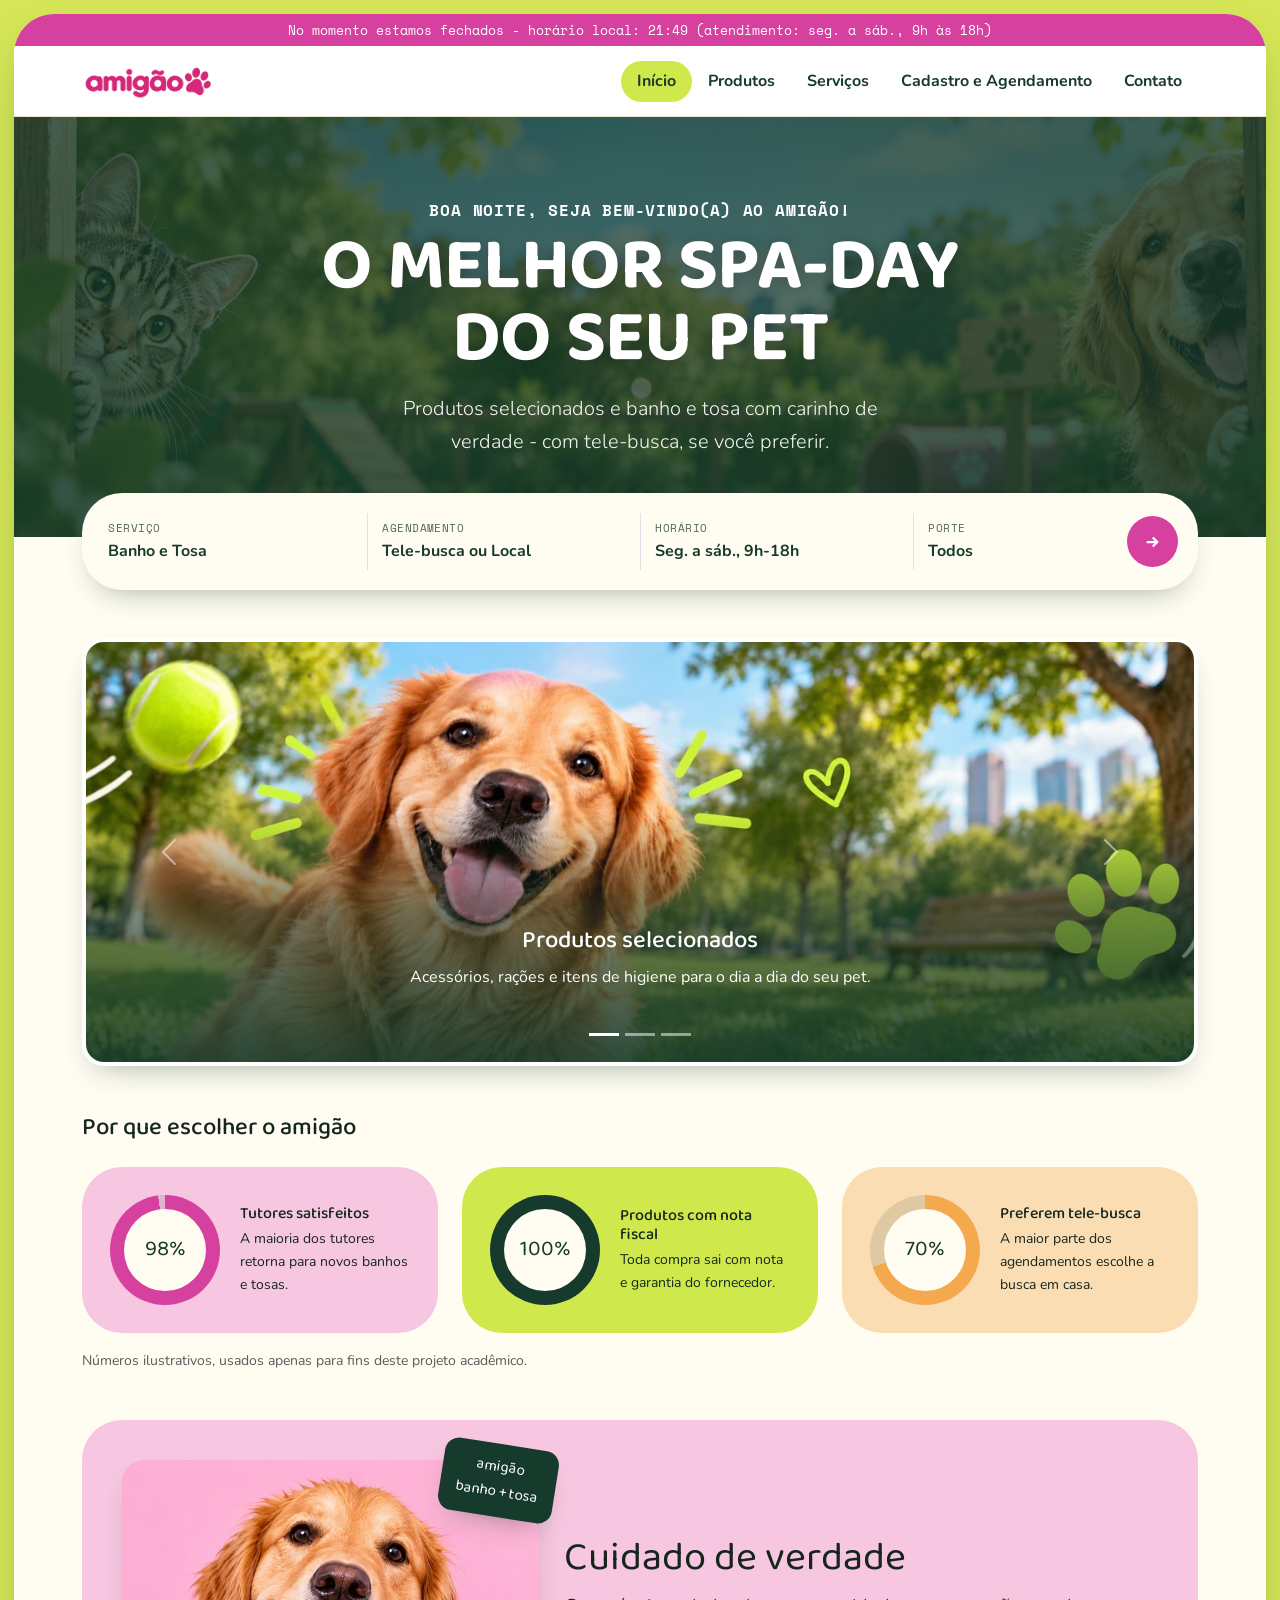
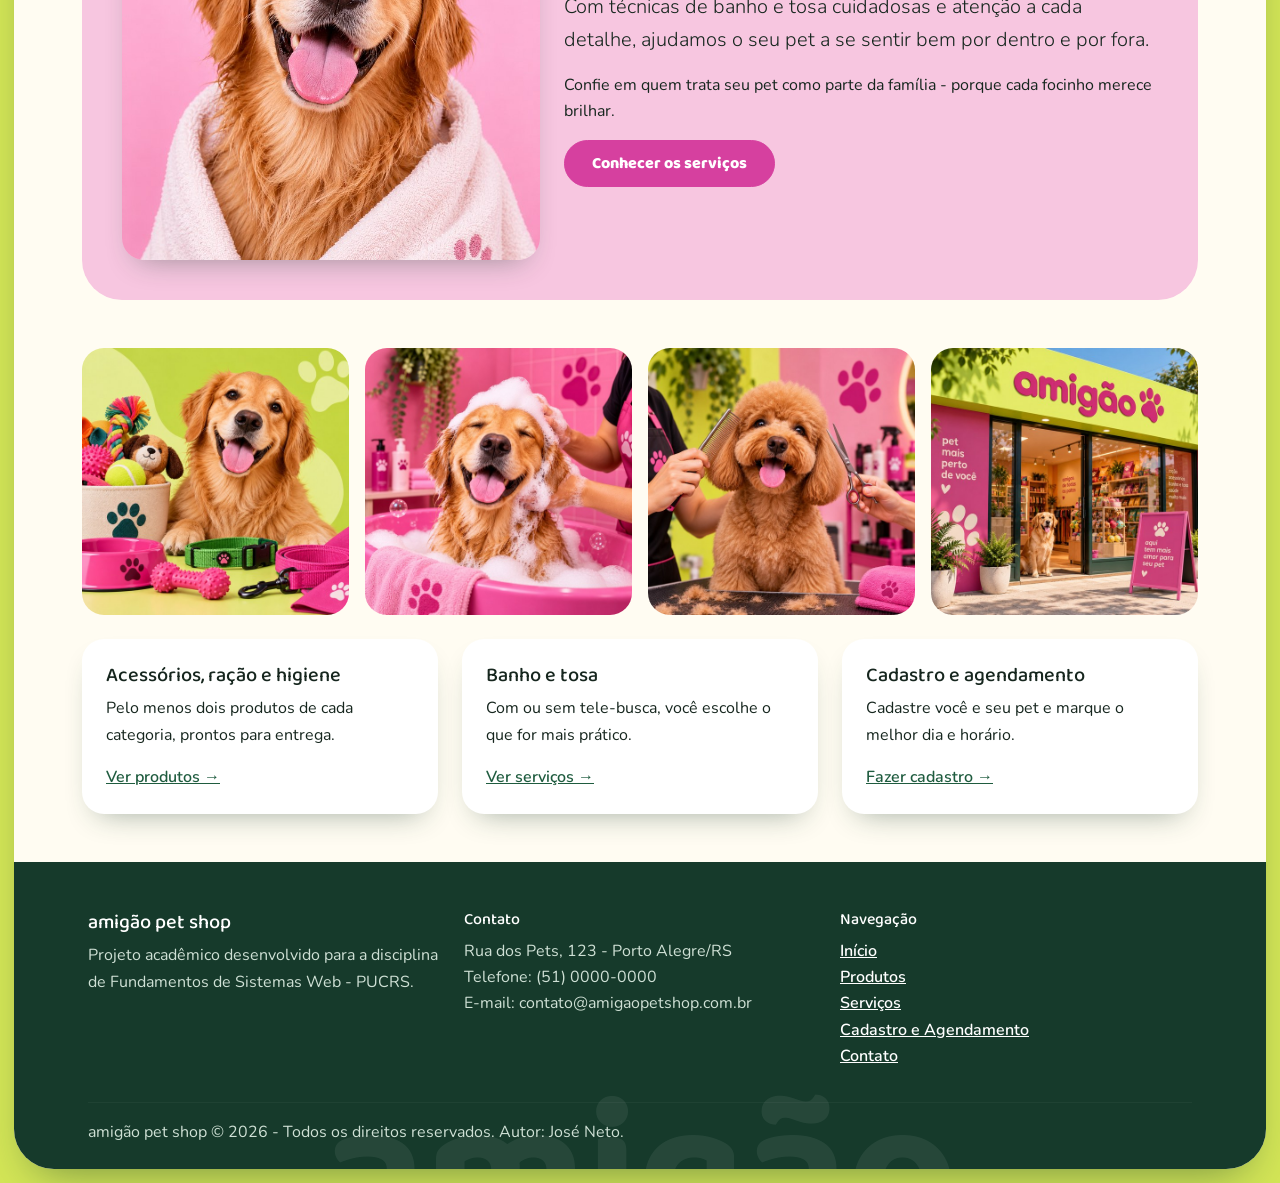
<file: index.html>
<!DOCTYPE html>
<html lang="pt-BR">
<head>
    <meta charset="UTF-8">
    <meta name="viewport" content="width=device-width, initial-scale=1">
    <title>amigão pet shop - Início</title>
    <meta name="description" content="amigão pet shop - produtos e serviços de banho e tosa, com agendamento de tele-busca.">

    <link rel="preconnect" href="https://fonts.googleapis.com">
    <link href="https://fonts.googleapis.com/css2?family=Baloo+2:wght@500;600;700;800&family=Nunito:wght@400;600;700;800&family=Space+Mono:wght@400;700&display=swap" rel="stylesheet">
    <link href="https://cdn.jsdelivr.net/npm/bootstrap@5.3.3/dist/css/bootstrap.min.css" rel="stylesheet">
    <link href="css/estilo.css" rel="stylesheet">
</head>
<body>

<a class="skip-link" href="#conteudo-principal">Pular para o conteúdo principal</a>

<!-- Moldura: todo o site vive dentro deste cartão creme, sobre o fundo
     verde-limão da página - é o elemento de assinatura visual do projeto. -->
<div class="moldura">

    <div id="faixa-status" class="faixa-status" role="status" aria-live="polite">
        Carregando horário de funcionamento...
    </div>

    <header>
        <nav class="navbar navbar-expand-md navbar-petshop" aria-label="Menu principal">
            <div class="container">
                <a class="navbar-brand" href="index.html">
                    <img src="assets/img/amigao-logo.png" alt="amigão pet shop" height="44">
                </a>
                <button class="navbar-toggler" type="button" data-bs-toggle="collapse" data-bs-target="#menuPrincipal" aria-controls="menuPrincipal" aria-expanded="false" aria-label="Abrir menu de navegação">
                    <span class="navbar-toggler-icon"></span>
                </button>
                <div class="collapse navbar-collapse" id="menuPrincipal">
                    <ul class="navbar-nav ms-auto">
                        <li class="nav-item"><a class="nav-link" href="index.html">Início</a></li>
                        <li class="nav-item"><a class="nav-link" href="produtos.html">Produtos</a></li>
                        <li class="nav-item"><a class="nav-link" href="servicos.html">Serviços</a></li>
                        <li class="nav-item"><a class="nav-link" href="cadastro.html">Cadastro e Agendamento</a></li>
                        <li class="nav-item"><a class="nav-link" href="contato.html">Contato</a></li>
                    </ul>
                </div>
            </div>
        </nav>

        <div class="hero">
            <div class="container position-relative">
                <div class="row justify-content-center">
                    <div class="col-lg-8 text-center">
                        <p class="saudacao fw-bold mb-2" id="saudacao-dinamica" style="font-family: var(--fonte-dado); text-transform: uppercase; letter-spacing: .05em;">Carregando...</p>
                        <h1 class="mb-3">O melhor spa-day<br>do seu pet</h1>
                        <p class="lead mx-auto">Produtos selecionados e banho e tosa com carinho de verdade - com tele-busca, se você preferir.</p>
                    </div>
                </div>
            </div>
        </div>

        <!-- Faixa de "agendamento rápido": resume os passos do formulário de
             cadastro.html e já leva a pessoa direto para lá. -->
        <div class="container">
            <div class="faixa-agendamento">
                <div class="row align-items-center g-3">
                    <div class="col-6 col-md-3 campo-resumo">
                        <span class="rotulo">Serviço</span>
                        <span class="valor">Banho e Tosa</span>
                    </div>
                    <div class="col-6 col-md-3 campo-resumo border-start">
                        <span class="rotulo">Agendamento</span>
                        <span class="valor">Tele-busca ou Local</span>
                    </div>
                    <div class="col-6 col-md-3 campo-resumo border-start">
                        <span class="rotulo">Horário</span>
                        <span class="valor">Seg. a sáb., 9h-18h</span>
                    </div>
                    <div class="col-6 col-md-2 campo-resumo border-start">
                        <span class="rotulo">Porte</span>
                        <span class="valor">Todos</span>
                    </div>
                    <div class="col-12 col-md-1 text-md-end">
                        <a href="cadastro.html" class="btn-agendamento-rapido" aria-label="Ir para o cadastro e agendamento">
                            <svg xmlns="http://www.w3.org/2000/svg" width="18" height="18" viewBox="0 0 24 24" fill="none" stroke="currentColor" stroke-width="3" aria-hidden="true"><path d="M5 12h14M13 6l6 6-6 6"/></svg>
                        </a>
                    </div>
                </div>
            </div>
        </div>
    </header>

    <main id="conteudo-principal">
        <div class="container mt-5">

            <!-- Carrossel Bootstrap: destaca os 3 pilares da loja -->
            <div id="carrossel-petshop" class="carousel slide mb-5" data-bs-ride="carousel" data-bs-interval="6000" aria-label="Destaques do amigão pet shop">
                <div class="carousel-indicators">
                    <button type="button" data-bs-target="#carrossel-petshop" data-bs-slide-to="0" class="active" aria-current="true" aria-label="Slide 1: Produtos de qualidade"></button>
                    <button type="button" data-bs-target="#carrossel-petshop" data-bs-slide-to="1" aria-label="Slide 2: Banho e tosa com carinho"></button>
                    <button type="button" data-bs-target="#carrossel-petshop" data-bs-slide-to="2" aria-label="Slide 3: Tele-busca no seu endereço"></button>
                </div>
                <div class="carousel-inner">
                    <div class="carousel-item active">
                        <img src="assets/img/carousel-produtos.jpg" class="d-block w-100" alt="Ilustração representando produtos de qualidade para pets, como ração, acessórios e itens de higiene">
                        <div class="carousel-caption">
                            <h2 class="h4">Produtos selecionados</h2>
                            <p>Acessórios, rações e itens de higiene para o dia a dia do seu pet.</p>
                        </div>
                    </div>
                    <div class="carousel-item">
                        <img src="assets/img/carousel-banho.jpg" class="d-block w-100" alt="Ilustração representando o serviço de banho e tosa realizado com cuidado">
                        <div class="carousel-caption">
                            <h2 class="h4">Banho e tosa com carinho</h2>
                            <p>Equipe treinada para cuidar do seu pet com tranquilidade.</p>
                        </div>
                    </div>
                    <div class="carousel-item">
                        <img src="assets/img/carousel-telebusca.jpg" class="d-block w-100" alt="Ilustração representando o serviço de tele-busca, com o pet sendo buscado em casa">
                        <div class="carousel-caption">
                            <h2 class="h4">Tele-busca no seu endereço</h2>
                            <p>Agende e nós buscamos e entregamos seu pet, sem complicação.</p>
                        </div>
                    </div>
                </div>
                <button class="carousel-control-prev" type="button" data-bs-target="#carrossel-petshop" data-bs-slide="prev">
                    <span class="carousel-control-prev-icon" aria-hidden="true"></span>
                    <span class="visually-hidden">Slide anterior</span>
                </button>
                <button class="carousel-control-next" type="button" data-bs-target="#carrossel-petshop" data-bs-slide="next">
                    <span class="carousel-control-next-icon" aria-hidden="true"></span>
                    <span class="visually-hidden">Próximo slide</span>
                </button>
            </div>

            <!-- Cartões com anéis de porcentagem (CSS puro, via conic-gradient) -->
            <section class="my-5" aria-labelledby="titulo-numeros">
                <h2 id="titulo-numeros" class="h4 mb-4">Por que escolher o amigão</h2>
                <div class="row g-4">
                    <div class="col-md-4">
                        <div class="cartao-estatistica tom-rosa" tabindex="0">
                            <div class="anel-percentual" style="--valor: 98; --cor-anel: var(--cor-rosa-forte);">
                                <div class="miolo">98%</div>
                            </div>
                            <div class="conteudo-estatistica">
                                <h3 class="h6 mb-1">Tutores satisfeitos</h3>
                                <p class="small mb-0">A maioria dos tutores retorna para novos banhos e tosas.</p>
                            </div>
                        </div>
                    </div>
                    <div class="col-md-4">
                        <div class="cartao-estatistica tom-limao" tabindex="0">
                            <div class="anel-percentual" style="--valor: 100; --cor-anel: var(--cor-primaria);">
                                <div class="miolo">100%</div>
                            </div>
                            <div class="conteudo-estatistica">
                                <h3 class="h6 mb-1">Produtos com nota fiscal</h3>
                                <p class="small mb-0">Toda compra sai com nota e garantia do fornecedor.</p>
                            </div>
                        </div>
                    </div>
                    <div class="col-md-4">
                        <div class="cartao-estatistica tom-laranja" tabindex="0">
                            <div class="anel-percentual" style="--valor: 70; --cor-anel: var(--cor-laranja);">
                                <div class="miolo">70%</div>
                            </div>
                            <div class="conteudo-estatistica">
                                <h3 class="h6 mb-1">Preferem tele-busca</h3>
                                <p class="small mb-0">A maior parte dos agendamentos escolhe a busca em casa.</p>
                            </div>
                        </div>
                    </div>
                </div>
                <p class="text-muted small mt-3 mb-0">Números ilustrativos, usados apenas para fins deste projeto acadêmico.</p>
            </section>

            <!-- Seção de destaque institucional, com foto e etiqueta "sticker" -->
            <section class="secao-destaque my-5">
                <div class="row align-items-center g-4">
                    <div class="col-md-5">
                        <div class="foto-com-etiqueta">
                            <img src="assets/img/destaque-pet-banho.jpg" alt="Ilustração de um pet feliz e limpo, logo após o banho e a tosa">
                            <span class="etiqueta-girada">amigão<br>banho + tosa</span>
                        </div>
                    </div>
                    <div class="col-md-7">
                        <h2 class="display-6">Cuidado de verdade</h2>
                        <p class="lead">Com técnicas de banho e tosa cuidadosas e atenção a cada detalhe, ajudamos o seu pet a se sentir bem por dentro e por fora.</p>
                        <p>Confie em quem trata seu pet como parte da família - porque cada focinho merece brilhar.</p>
                        <a href="servicos.html" class="btn btn-petshop">Conhecer os serviços</a>
                    </div>
                </div>
            </section>

            <!-- Tira de fotos (mosaico) -->
            <section class="row g-3 mb-4" aria-label="Galeria de fotos do amigão pet shop">
                <div class="col-6 col-md-3">
                    <img src="assets/img/mosaico-acessorios.jpg" class="tira-fotos" alt="Prateleira de acessórios do petshop">
                </div>
                <div class="col-6 col-md-3">
                    <img src="assets/img/mosaico-banho.jpg" class="tira-fotos" alt="Área de banho do petshop">
                </div>
                <div class="col-6 col-md-3">
                    <img src="assets/img/mosaico-tosa.jpg" class="tira-fotos" alt="Área de tosa do petshop">
                </div>
                <div class="col-6 col-md-3">
                    <img src="assets/img/mosaico-loja.jpg" class="tira-fotos" alt="Fachada do amigão pet shop">
                </div>
            </section>

            <section class="row g-4 mb-5" aria-label="Resumo do que oferecemos">
                <div class="col-md-4">
                    <div class="card-petshop p-4">
                        <h2 class="h5">Acessórios, ração e higiene</h2>
                        <p>Pelo menos dois produtos de cada categoria, prontos para entrega.</p>
                        <a href="produtos.html">Ver produtos &rarr;</a>
                    </div>
                </div>
                <div class="col-md-4">
                    <div class="card-petshop p-4">
                        <h2 class="h5">Banho e tosa</h2>
                        <p>Com ou sem tele-busca, você escolhe o que for mais prático.</p>
                        <a href="servicos.html">Ver serviços &rarr;</a>
                    </div>
                </div>
                <div class="col-md-4">
                    <div class="card-petshop p-4">
                        <h2 class="h5">Cadastro e agendamento</h2>
                        <p>Cadastre você e seu pet e marque o melhor dia e horário.</p>
                        <a href="cadastro.html">Fazer cadastro &rarr;</a>
                    </div>
                </div>
            </section>
        </div>
    </main>

    <footer class="rodape-petshop">
        <span class="marca-dagua" aria-hidden="true">amigão</span>
        <div class="container-fluid px-4 px-lg-5 rodape-conteudo">
            <div class="row g-4">
                <div class="col-md-4">
                    <h2 class="h5 text-white">amigão pet shop</h2>
                    <p>Projeto acadêmico desenvolvido para a disciplina de Fundamentos de Sistemas Web - PUCRS.</p>
                </div>
                <div class="col-md-4">
                    <h2 class="h6 text-white">Contato</h2>
                    <p>
                        Rua dos Pets, 123 - Porto Alegre/RS<br>
                        Telefone: (51) 0000-0000<br>
                        E-mail: contato@amigaopetshop.com.br
                    </p>
                </div>
                <div class="col-md-4">
                    <h2 class="h6 text-white">Navegação</h2>
                    <nav aria-label="Links do rodapé">
                        <ul class="list-unstyled">
                            <li><a href="index.html">Início</a></li>
                            <li><a href="produtos.html">Produtos</a></li>
                            <li><a href="servicos.html">Serviços</a></li>
                            <li><a href="cadastro.html">Cadastro e Agendamento</a></li>
                            <li><a href="contato.html">Contato</a></li>
                        </ul>
                    </nav>
                </div>
            </div>
            <hr>
            <p class="mb-0">amigão pet shop &copy; <span id="ano-atual">2026</span> - Todos os direitos reservados. Autor: José Neto.</p>
        </div>
    </footer>

</div><!-- /.moldura -->

<button id="botao-topo" aria-label="Voltar ao topo da página">&uarr;</button>

<script src="https://cdn.jsdelivr.net/npm/bootstrap@5.3.3/dist/js/bootstrap.bundle.min.js"></script>
<script src="js/script.js"></script>
</body>
</html>
</file>
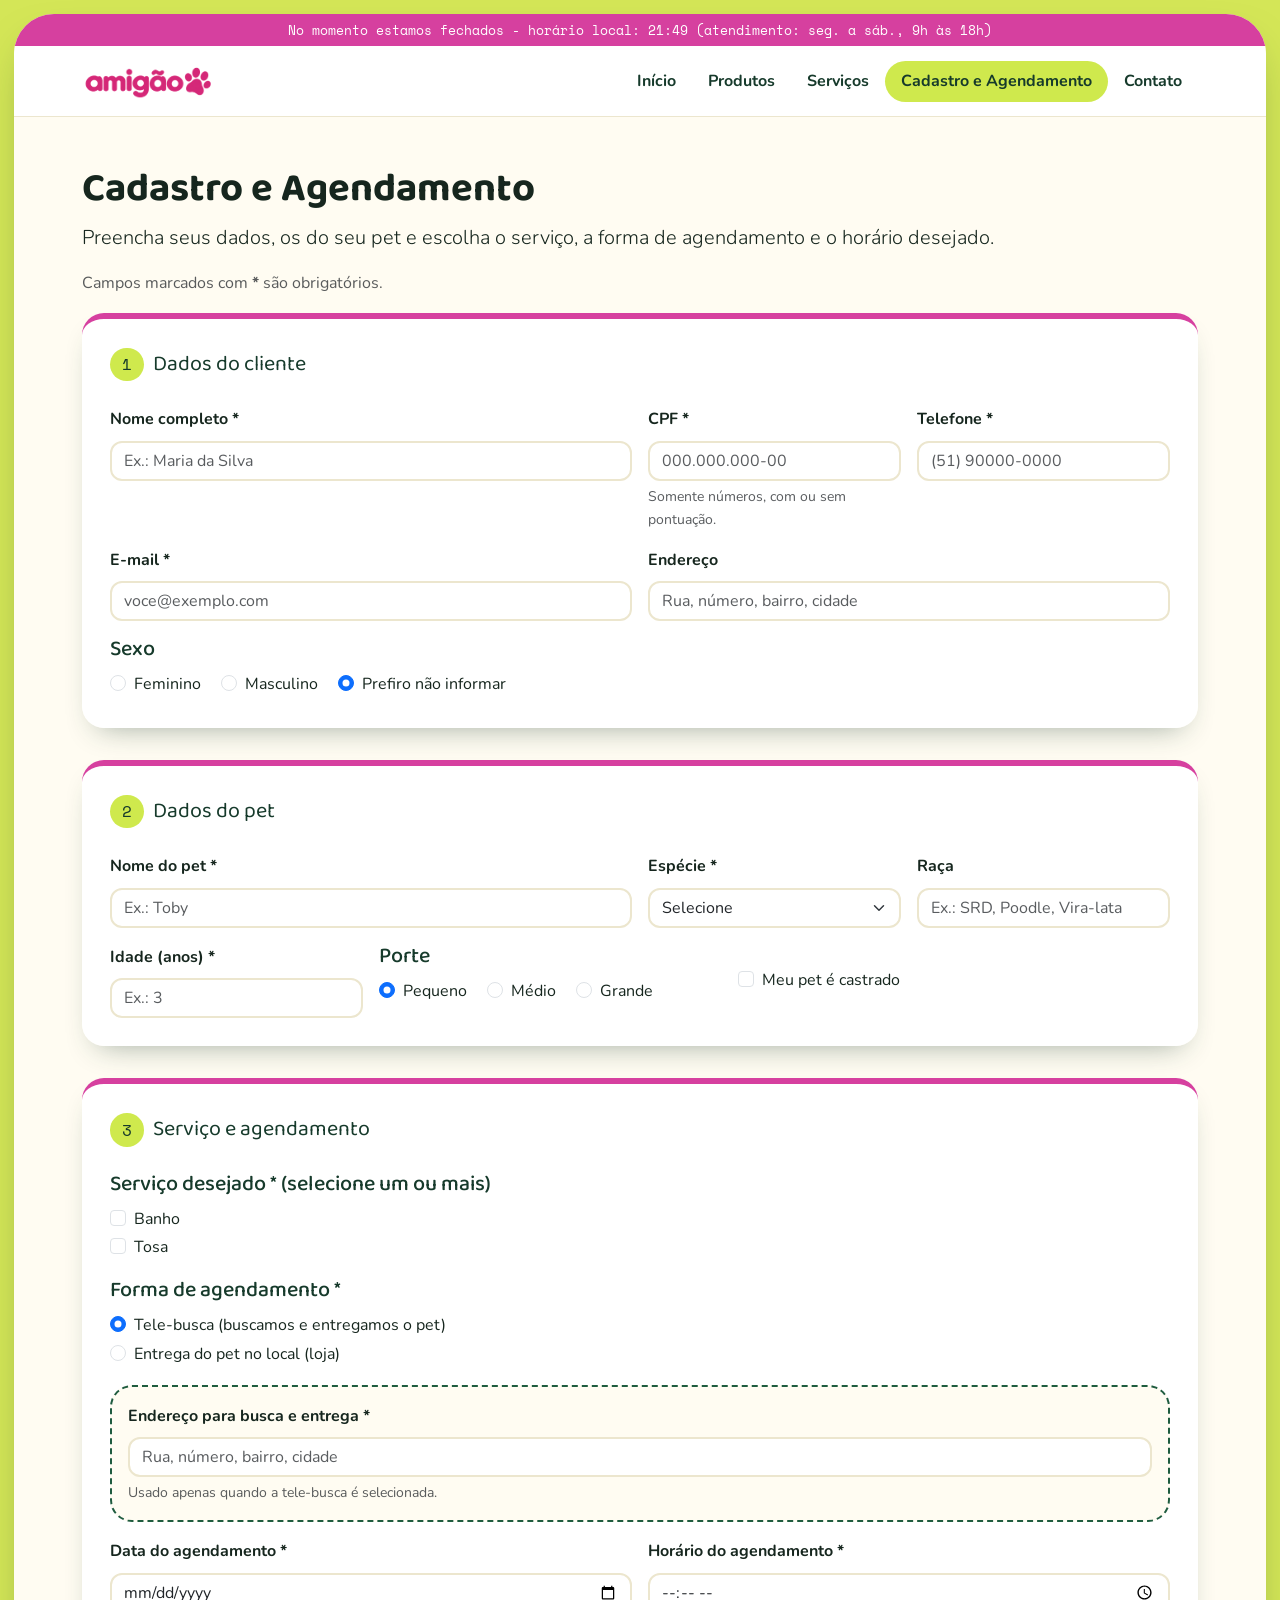
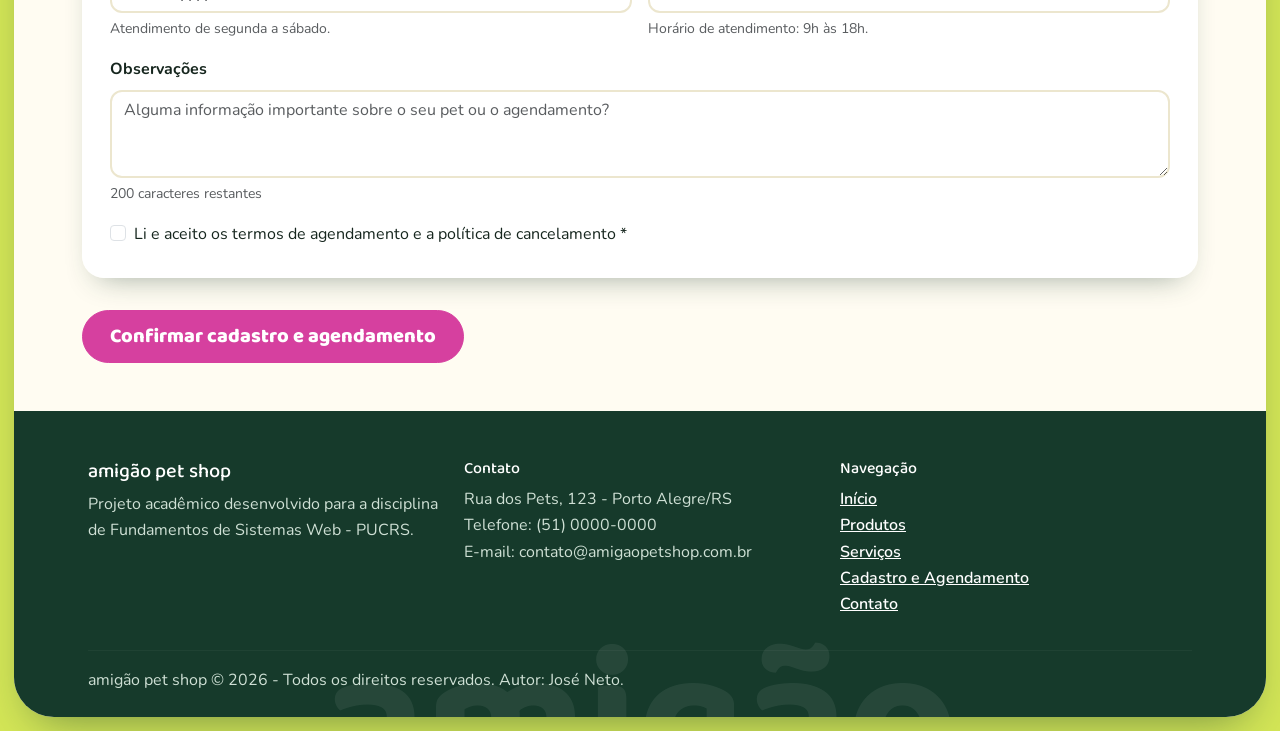
<file: cadastro.html>
<!DOCTYPE html>
<html lang="pt-BR">
<head>
    <meta charset="UTF-8">
    <meta name="viewport" content="width=device-width, initial-scale=1">
    <title>amigão pet shop - Cadastro e Agendamento</title>
    <meta name="description" content="Cadastre seus dados e os do seu pet e agende banho e tosa, com tele-busca ou entrega no local.">

    <link rel="preconnect" href="https://fonts.googleapis.com">
    <link href="https://fonts.googleapis.com/css2?family=Baloo+2:wght@500;600;700;800&family=Nunito:wght@400;600;700;800&family=Space+Mono:wght@400;700&display=swap" rel="stylesheet">
    <link href="https://cdn.jsdelivr.net/npm/bootstrap@5.3.3/dist/css/bootstrap.min.css" rel="stylesheet">
    <link href="css/estilo.css" rel="stylesheet">
</head>
<body>

<a class="skip-link" href="#conteudo-principal">Pular para o conteúdo principal</a>

<div class="moldura">

<div id="faixa-status" class="faixa-status" role="status" aria-live="polite">
    Carregando horário de funcionamento...
</div>

<header>
    <nav class="navbar navbar-expand-md navbar-petshop" aria-label="Menu principal">
        <div class="container">
            <a class="navbar-brand" href="index.html">
                <img src="assets/img/amigao-logo.png" alt="amigão pet shop" height="44">
            </a>
            <button class="navbar-toggler" type="button" data-bs-toggle="collapse" data-bs-target="#menuPrincipal" aria-controls="menuPrincipal" aria-expanded="false" aria-label="Abrir menu de navegação">
                <span class="navbar-toggler-icon"></span>
            </button>
            <div class="collapse navbar-collapse" id="menuPrincipal">
                <ul class="navbar-nav ms-auto">
                    <li class="nav-item"><a class="nav-link" href="index.html">Início</a></li>
                    <li class="nav-item"><a class="nav-link" href="produtos.html">Produtos</a></li>
                    <li class="nav-item"><a class="nav-link" href="servicos.html">Serviços</a></li>
                    <li class="nav-item"><a class="nav-link" href="cadastro.html">Cadastro e Agendamento</a></li>
                    <li class="nav-item"><a class="nav-link" href="contato.html">Contato</a></li>
                </ul>
            </div>
        </div>
    </nav>
</header>

<main id="conteudo-principal" class="container my-5">
    <h1>Cadastro e Agendamento</h1>
    <p class="lead">Preencha seus dados, os do seu pet e escolha o serviço, a forma de agendamento e o horário desejado.</p>
    <p class="text-muted">
        Campos marcados com <strong aria-hidden="true">*</strong><span class="visually-hidden">(obrigatório)</span>
        são obrigatórios.
    </p>

    <!-- novalidate: desativamos a validação padrão do navegador para controlar
         a mensagem de erro pelo JavaScript (script.js), mas os atributos
         required/type continuam ativos e são usados na validação. -->
    <form id="form-cadastro" novalidate>

        <!-- ================= ETAPA 1: DADOS DO CLIENTE ================= -->
        <fieldset class="etapa-form">
            <legend><span class="numero-etapa">1</span> Dados do cliente</legend>

            <div class="row g-3">
                <div class="col-md-6">
                    <label for="nomeCliente" class="form-label">Nome completo *</label>
                    <input type="text" class="form-control" id="nomeCliente" name="nomeCliente"
                           placeholder="Ex.: Maria da Silva" required aria-required="true">
                    <div class="invalid-feedback">Por favor, informe seu nome completo.</div>
                </div>

                <div class="col-md-3">
                    <label for="cpf" class="form-label">CPF *</label>
                    <input type="text" class="form-control" id="cpf" name="cpf"
                           placeholder="000.000.000-00" pattern="\d{3}\.?\d{3}\.?\d{3}-?\d{2}"
                           required aria-required="true"
                           aria-describedby="ajudaCpf">
                    <div id="ajudaCpf" class="form-text">Somente números, com ou sem pontuação.</div>
                    <div class="invalid-feedback">Informe um CPF válido (11 dígitos).</div>
                </div>

                <div class="col-md-3">
                    <label for="telefone" class="form-label">Telefone *</label>
                    <input type="tel" class="form-control" id="telefone" name="telefone"
                           placeholder="(51) 90000-0000" required aria-required="true">
                    <div class="invalid-feedback">Informe um telefone para contato.</div>
                </div>

                <div class="col-md-6">
                    <label for="email" class="form-label">E-mail *</label>
                    <input type="email" class="form-control" id="email" name="email"
                           placeholder="voce@exemplo.com" required aria-required="true">
                    <div class="invalid-feedback">Informe um e-mail válido.</div>
                </div>

                <div class="col-md-6">
                    <label for="endereco" class="form-label">Endereço</label>
                    <input type="text" class="form-control" id="endereco" name="endereco"
                           placeholder="Rua, número, bairro, cidade">
                </div>

                <div class="col-12">
                    <fieldset>
                        <legend class="h6">Sexo</legend>
                        <div class="form-check form-check-inline">
                            <input class="form-check-input" type="radio" name="sexo" id="sexoFeminino" value="feminino">
                            <label class="form-check-label" for="sexoFeminino">Feminino</label>
                        </div>
                        <div class="form-check form-check-inline">
                            <input class="form-check-input" type="radio" name="sexo" id="sexoMasculino" value="masculino">
                            <label class="form-check-label" for="sexoMasculino">Masculino</label>
                        </div>
                        <div class="form-check form-check-inline">
                            <input class="form-check-input" type="radio" name="sexo" id="sexoNaoInformar" value="nao-informar" checked>
                            <label class="form-check-label" for="sexoNaoInformar">Prefiro não informar</label>
                        </div>
                    </fieldset>
                </div>
            </div>
        </fieldset>

        <!-- ================= ETAPA 2: DADOS DO PET ================= -->
        <fieldset class="etapa-form">
            <legend><span class="numero-etapa">2</span> Dados do pet</legend>

            <div class="row g-3">
                <div class="col-md-6">
                    <label for="nomePet" class="form-label">Nome do pet *</label>
                    <input type="text" class="form-control" id="nomePet" name="nomePet"
                           placeholder="Ex.: Toby" required aria-required="true">
                    <div class="invalid-feedback">Informe o nome do seu pet.</div>
                </div>

                <div class="col-md-3">
                    <label for="especiePet" class="form-label">Espécie *</label>
                    <select class="form-select" id="especiePet" name="especiePet" required aria-required="true">
                        <option value="" selected disabled>Selecione</option>
                        <option value="cao">Cão</option>
                        <option value="gato">Gato</option>
                        <option value="outro">Outro</option>
                    </select>
                    <div class="invalid-feedback">Selecione a espécie do pet.</div>
                </div>

                <div class="col-md-3">
                    <label for="racaPet" class="form-label">Raça</label>
                    <input type="text" class="form-control" id="racaPet" name="racaPet"
                           placeholder="Ex.: SRD, Poodle, Vira-lata">
                </div>

                <div class="col-md-3">
                    <label for="idadePet" class="form-label">Idade (anos) *</label>
                    <input type="number" class="form-control" id="idadePet" name="idadePet"
                           min="0" max="35" step="1" placeholder="Ex.: 3" required aria-required="true">
                    <div class="invalid-feedback">Informe a idade do pet em anos (0 a 35).</div>
                </div>

                <div class="col-md-4">
                    <fieldset>
                        <legend class="h6">Porte</legend>
                        <div class="form-check form-check-inline">
                            <input class="form-check-input" type="radio" name="portePet" id="portePequeno" value="pequeno" checked>
                            <label class="form-check-label" for="portePequeno">Pequeno</label>
                        </div>
                        <div class="form-check form-check-inline">
                            <input class="form-check-input" type="radio" name="portePet" id="porteMedio" value="medio">
                            <label class="form-check-label" for="porteMedio">Médio</label>
                        </div>
                        <div class="form-check form-check-inline">
                            <input class="form-check-input" type="radio" name="portePet" id="porteGrande" value="grande">
                            <label class="form-check-label" for="porteGrande">Grande</label>
                        </div>
                    </fieldset>
                </div>

                <div class="col-md-5 d-flex align-items-center">
                    <div class="form-check">
                        <input class="form-check-input" type="checkbox" id="petCastrado" name="petCastrado">
                        <label class="form-check-label" for="petCastrado">Meu pet é castrado</label>
                    </div>
                </div>
            </div>
        </fieldset>

        <!-- ================= ETAPA 3: SERVIÇO E AGENDAMENTO ================= -->
        <fieldset class="etapa-form">
            <legend><span class="numero-etapa">3</span> Serviço e agendamento</legend>

            <div class="row g-3">
                <div class="col-12">
                    <fieldset>
                        <legend class="h6">Serviço desejado * (selecione um ou mais)</legend>
                        <div class="form-check">
                            <input class="form-check-input" type="checkbox" name="servicos" id="servicoBanho" value="banho">
                            <label class="form-check-label" for="servicoBanho">Banho</label>
                        </div>
                        <div class="form-check">
                            <input class="form-check-input" type="checkbox" name="servicos" id="servicoTosa" value="tosa">
                            <label class="form-check-label" for="servicoTosa">Tosa</label>
                        </div>
                        <div id="aviso-servico" class="text-danger small mt-1 d-none">Selecione ao menos um serviço.</div>
                    </fieldset>
                </div>

                <div class="col-12">
                    <fieldset>
                        <legend class="h6">Forma de agendamento *</legend>
                        <div class="form-check">
                            <input class="form-check-input" type="radio" name="metodoAgendamento" id="metodoTeleBusca" value="tele-busca" checked>
                            <label class="form-check-label" for="metodoTeleBusca">Tele-busca (buscamos e entregamos o pet)</label>
                        </div>
                        <div class="form-check">
                            <input class="form-check-input" type="radio" name="metodoAgendamento" id="metodoLocal" value="entrega-local">
                            <label class="form-check-label" for="metodoLocal">Entrega do pet no local (loja)</label>
                        </div>
                    </fieldset>
                </div>

                <!-- Painel exibido apenas quando "Tele-busca" está selecionado (controlado via script.js) -->
                <div class="col-12">
                    <div id="painel-endereco-busca">
                        <label for="enderecoBusca" class="form-label">Endereço para busca e entrega *</label>
                        <input type="text" class="form-control" id="enderecoBusca" name="enderecoBusca"
                               placeholder="Rua, número, bairro, cidade" aria-describedby="ajudaEnderecoBusca">
                        <div id="ajudaEnderecoBusca" class="form-text">Usado apenas quando a tele-busca é selecionada.</div>
                        <div class="invalid-feedback">Informe o endereço para a tele-busca.</div>
                    </div>
                </div>

                <div class="col-md-6">
                    <label for="dataAgendamento" class="form-label">Data do agendamento *</label>
                    <input type="date" class="form-control" id="dataAgendamento" name="dataAgendamento" required aria-required="true">
                    <div class="form-text">Atendimento de segunda a sábado.</div>
                    <div class="invalid-feedback">Escolha uma data a partir de hoje.</div>
                </div>

                <div class="col-md-6">
                    <label for="horaAgendamento" class="form-label">Horário do agendamento *</label>
                    <input type="time" class="form-control" id="horaAgendamento" name="horaAgendamento"
                           min="09:00" max="18:00" required aria-required="true">
                    <div class="form-text">Horário de atendimento: 9h às 18h.</div>
                    <div class="invalid-feedback">Escolha um horário entre 9h e 18h.</div>
                </div>

                <div class="col-12">
                    <label for="observacoes" class="form-label">Observações</label>
                    <textarea class="form-control" id="observacoes" name="observacoes" rows="3"
                              placeholder="Alguma informação importante sobre o seu pet ou o agendamento?"></textarea>
                    <div id="contador-observacoes" class="form-text">200 caracteres restantes</div>
                </div>

                <div class="col-12">
                    <div class="form-check">
                        <input class="form-check-input" type="checkbox" id="termos" name="termos" required aria-required="true">
                        <label class="form-check-label" for="termos">
                            Li e aceito os termos de agendamento e a política de cancelamento *
                        </label>
                        <div class="invalid-feedback">É necessário aceitar os termos para concluir o agendamento.</div>
                    </div>
                </div>
            </div>
        </fieldset>

        <!-- Região de mensagens dinâmicas: aria-live faz leitores de tela
             anunciarem a confirmação automaticamente, sem precisar de foco manual -->
        <div id="mensagem-envio" class="alert d-none" role="status" aria-live="polite" tabindex="-1"></div>

        <button type="submit" class="btn btn-petshop btn-lg">Confirmar cadastro e agendamento</button>
    </form>
</main>

<footer class="rodape-petshop">
    <span class="marca-dagua" aria-hidden="true">amigão</span>
    <div class="container-fluid px-4 px-lg-5 rodape-conteudo">
        <div class="row g-4">
            <div class="col-md-4">
                <h2 class="h5 text-white">amigão pet shop</h2>
                <p>Projeto acadêmico desenvolvido para a disciplina de Fundamentos de Sistemas Web - PUCRS.</p>
            </div>
            <div class="col-md-4">
                <h2 class="h6 text-white">Contato</h2>
                <p>
                    Rua dos Pets, 123 - Porto Alegre/RS<br>
                    Telefone: (51) 0000-0000<br>
                    E-mail: contato@amigaopetshop.com.br
                </p>
            </div>
            <div class="col-md-4">
                <h2 class="h6 text-white">Navegação</h2>
                <nav aria-label="Links do rodapé">
                    <ul class="list-unstyled">
                        <li><a href="index.html">Início</a></li>
                        <li><a href="produtos.html">Produtos</a></li>
                        <li><a href="servicos.html">Serviços</a></li>
                        <li><a href="cadastro.html">Cadastro e Agendamento</a></li>
                        <li><a href="contato.html">Contato</a></li>
                    </ul>
                </nav>
            </div>
        </div>
        <hr>
        <p class="mb-0">amigão pet shop &copy; <span id="ano-atual">2026</span> - Todos os direitos reservados. Autor: José Neto.</p>
    </div>
</footer>

</div><!-- /.moldura -->

<button id="botao-topo" aria-label="Voltar ao topo da página">&uarr;</button>

<script src="https://cdn.jsdelivr.net/npm/bootstrap@5.3.3/dist/js/bootstrap.bundle.min.js"></script>
<script src="js/script.js"></script>
</body>
</html>
</file>
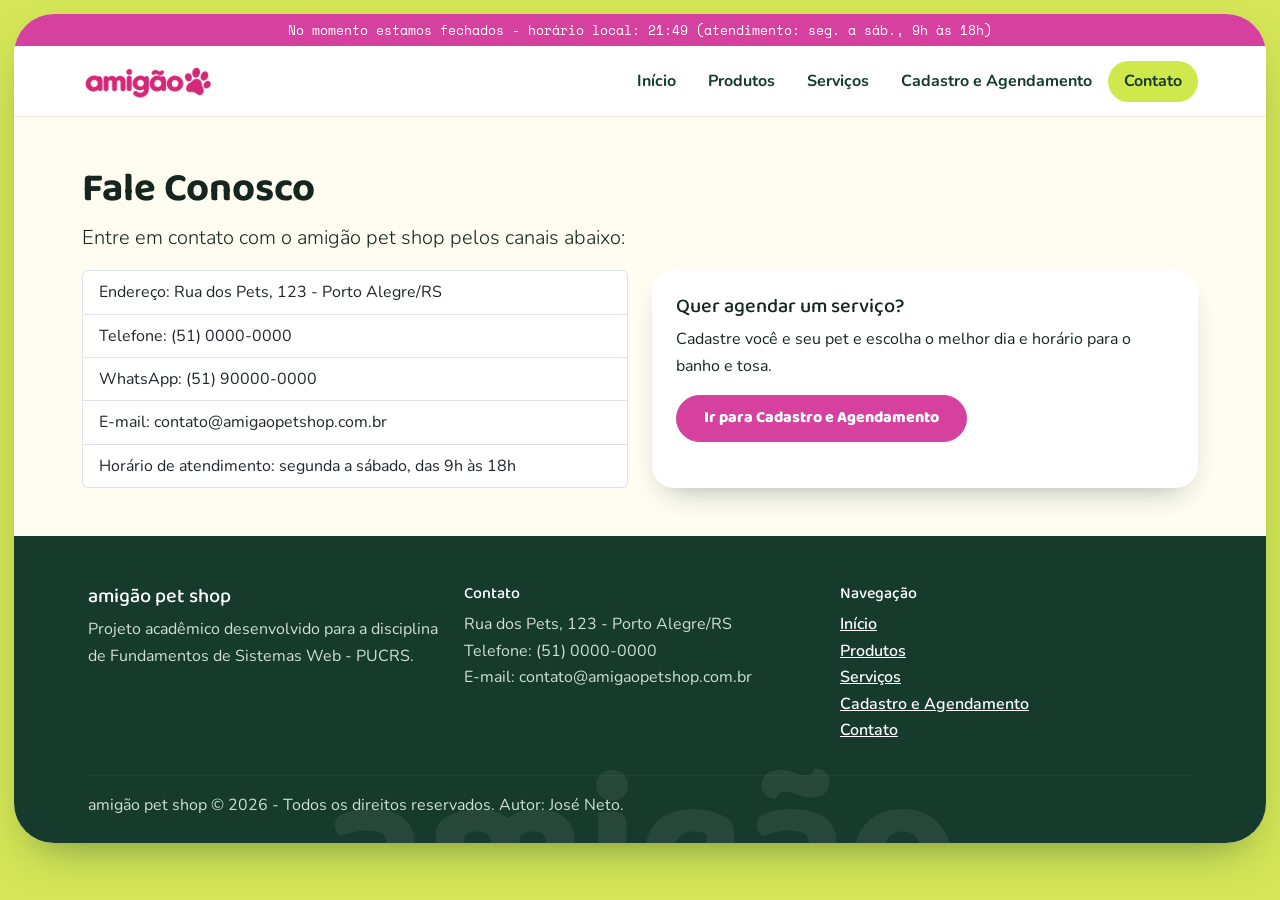
<file: contato.html>
<!DOCTYPE html>
<html lang="pt-BR">
<head>
    <meta charset="UTF-8">
    <meta name="viewport" content="width=device-width, initial-scale=1">
    <title>amigão pet shop - Contato</title>
    <meta name="description" content="Fale com o amigão pet shop: endereço, telefone, e-mail e horário de atendimento.">

    <link rel="preconnect" href="https://fonts.googleapis.com">
    <link href="https://fonts.googleapis.com/css2?family=Baloo+2:wght@500;600;700;800&family=Nunito:wght@400;600;700;800&family=Space+Mono:wght@400;700&display=swap" rel="stylesheet">
    <link href="https://cdn.jsdelivr.net/npm/bootstrap@5.3.3/dist/css/bootstrap.min.css" rel="stylesheet">
    <link href="css/estilo.css" rel="stylesheet">
</head>
<body>

<a class="skip-link" href="#conteudo-principal">Pular para o conteúdo principal</a>

<div class="moldura">

<div id="faixa-status" class="faixa-status" role="status" aria-live="polite">
    Carregando horário de funcionamento...
</div>

<header>
    <nav class="navbar navbar-expand-md navbar-petshop" aria-label="Menu principal">
        <div class="container">
            <a class="navbar-brand" href="index.html">
                <img src="assets/img/amigao-logo.png" alt="amigão pet shop" height="44">
            </a>
            <button class="navbar-toggler" type="button" data-bs-toggle="collapse" data-bs-target="#menuPrincipal" aria-controls="menuPrincipal" aria-expanded="false" aria-label="Abrir menu de navegação">
                <span class="navbar-toggler-icon"></span>
            </button>
            <div class="collapse navbar-collapse" id="menuPrincipal">
                <ul class="navbar-nav ms-auto">
                    <li class="nav-item"><a class="nav-link" href="index.html">Início</a></li>
                    <li class="nav-item"><a class="nav-link" href="produtos.html">Produtos</a></li>
                    <li class="nav-item"><a class="nav-link" href="servicos.html">Serviços</a></li>
                    <li class="nav-item"><a class="nav-link" href="cadastro.html">Cadastro e Agendamento</a></li>
                    <li class="nav-item"><a class="nav-link" href="contato.html">Contato</a></li>
                </ul>
            </div>
        </div>
    </nav>
</header>

<main id="conteudo-principal" class="container my-5">
    <h1>Fale Conosco</h1>
    <p class="lead">Entre em contato com o amigão pet shop pelos canais abaixo:</p>

    <div class="row g-4">
        <div class="col-md-6">
            <ul class="list-group">
                <li class="list-group-item">Endereço: Rua dos Pets, 123 - Porto Alegre/RS</li>
                <li class="list-group-item">Telefone: (51) 0000-0000</li>
                <li class="list-group-item">WhatsApp: (51) 90000-0000</li>
                <li class="list-group-item">E-mail: contato@amigaopetshop.com.br</li>
                <li class="list-group-item">Horário de atendimento: segunda a sábado, das 9h às 18h</li>
            </ul>
        </div>
        <div class="col-md-6">
            <div class="card-petshop p-4">
                <h2 class="h5">Quer agendar um serviço?</h2>
                <p>Cadastre você e seu pet e escolha o melhor dia e horário para o banho e tosa.</p>
                <a href="cadastro.html" class="btn btn-petshop">Ir para Cadastro e Agendamento</a>
            </div>
        </div>
    </div>
</main>

<footer class="rodape-petshop">
    <span class="marca-dagua" aria-hidden="true">amigão</span>
    <div class="container-fluid px-4 px-lg-5 rodape-conteudo">
        <div class="row g-4">
            <div class="col-md-4">
                <h2 class="h5 text-white">amigão pet shop</h2>
                <p>Projeto acadêmico desenvolvido para a disciplina de Fundamentos de Sistemas Web - PUCRS.</p>
            </div>
            <div class="col-md-4">
                <h2 class="h6 text-white">Contato</h2>
                <p>
                    Rua dos Pets, 123 - Porto Alegre/RS<br>
                    Telefone: (51) 0000-0000<br>
                    E-mail: contato@amigaopetshop.com.br
                </p>
            </div>
            <div class="col-md-4">
                <h2 class="h6 text-white">Navegação</h2>
                <nav aria-label="Links do rodapé">
                    <ul class="list-unstyled">
                        <li><a href="index.html">Início</a></li>
                        <li><a href="produtos.html">Produtos</a></li>
                        <li><a href="servicos.html">Serviços</a></li>
                        <li><a href="cadastro.html">Cadastro e Agendamento</a></li>
                        <li><a href="contato.html">Contato</a></li>
                    </ul>
                </nav>
            </div>
        </div>
        <hr>
        <p class="mb-0">amigão pet shop &copy; <span id="ano-atual">2026</span> - Todos os direitos reservados. Autor: José Neto.</p>
    </div>
</footer>

</div><!-- /.moldura -->

<button id="botao-topo" aria-label="Voltar ao topo da página">&uarr;</button>

<script src="https://cdn.jsdelivr.net/npm/bootstrap@5.3.3/dist/js/bootstrap.bundle.min.js"></script>
<script src="js/script.js"></script>
</body>
</html>
</file>
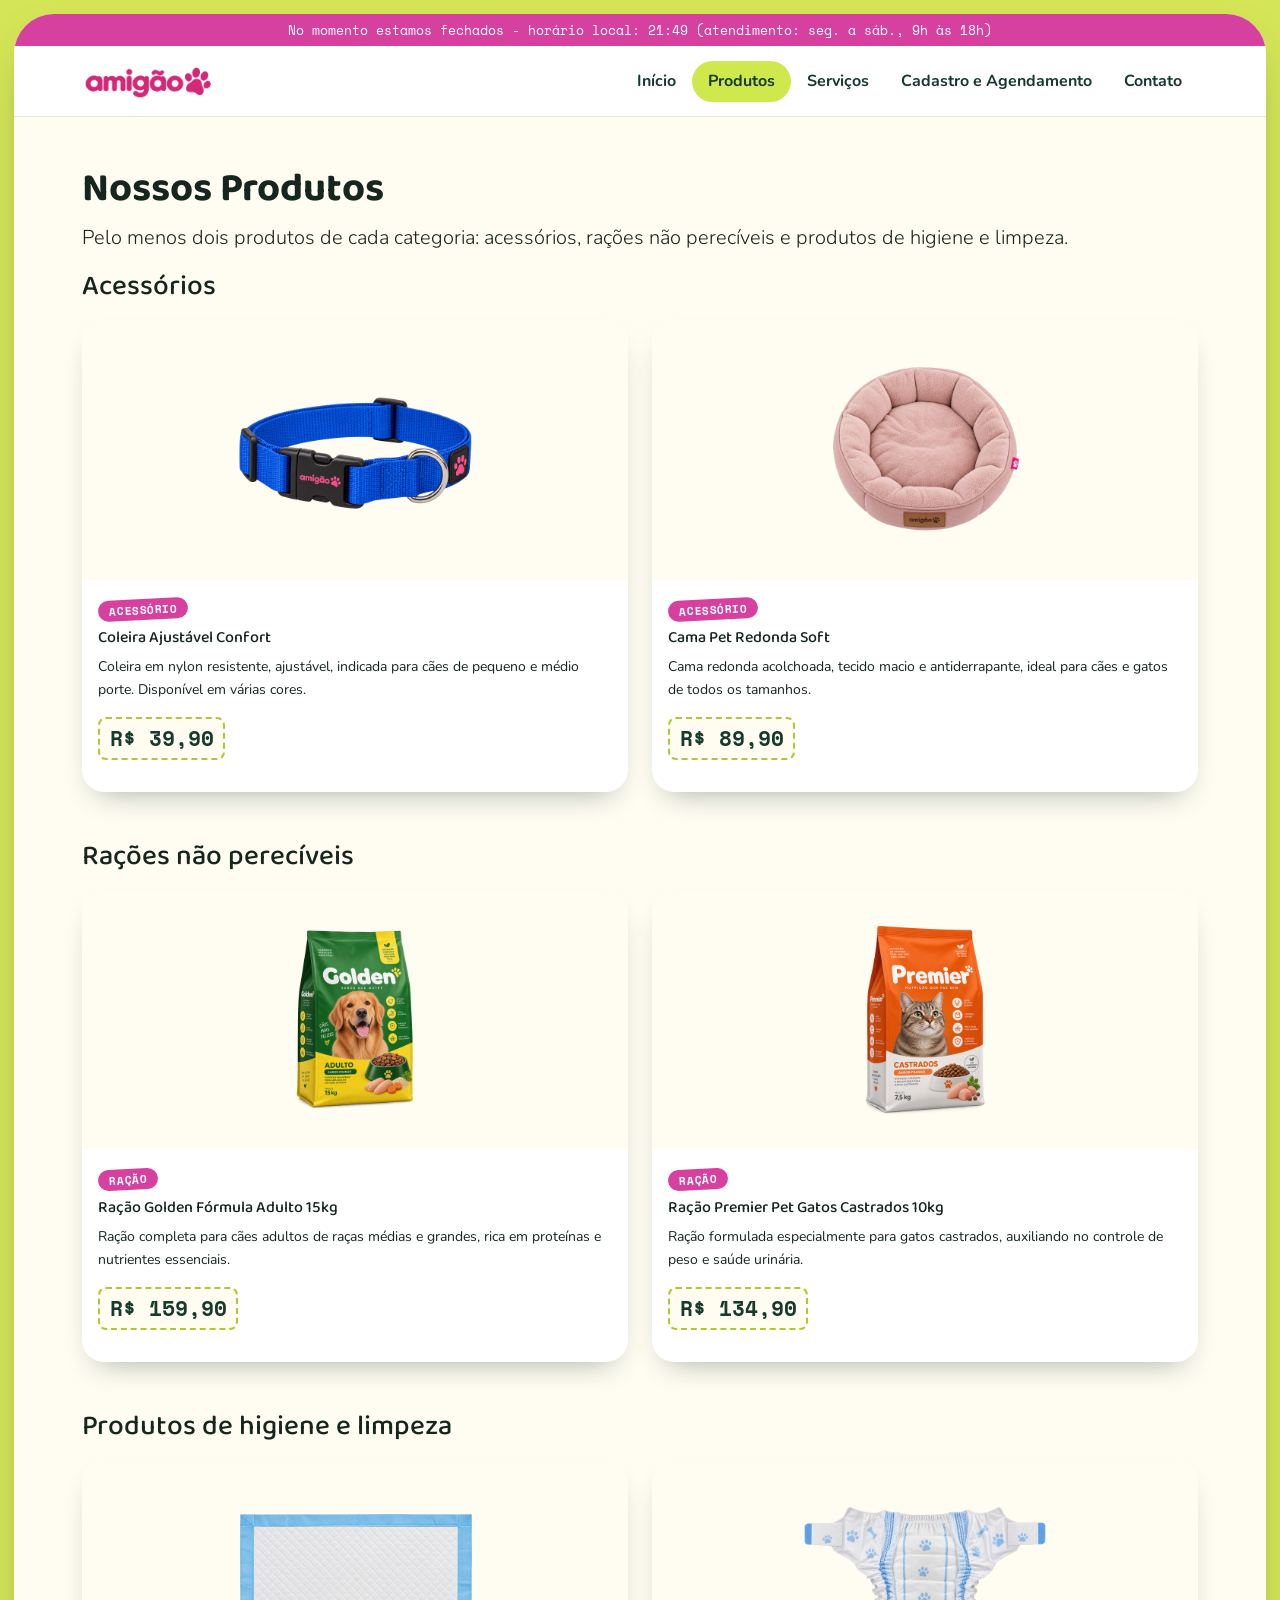
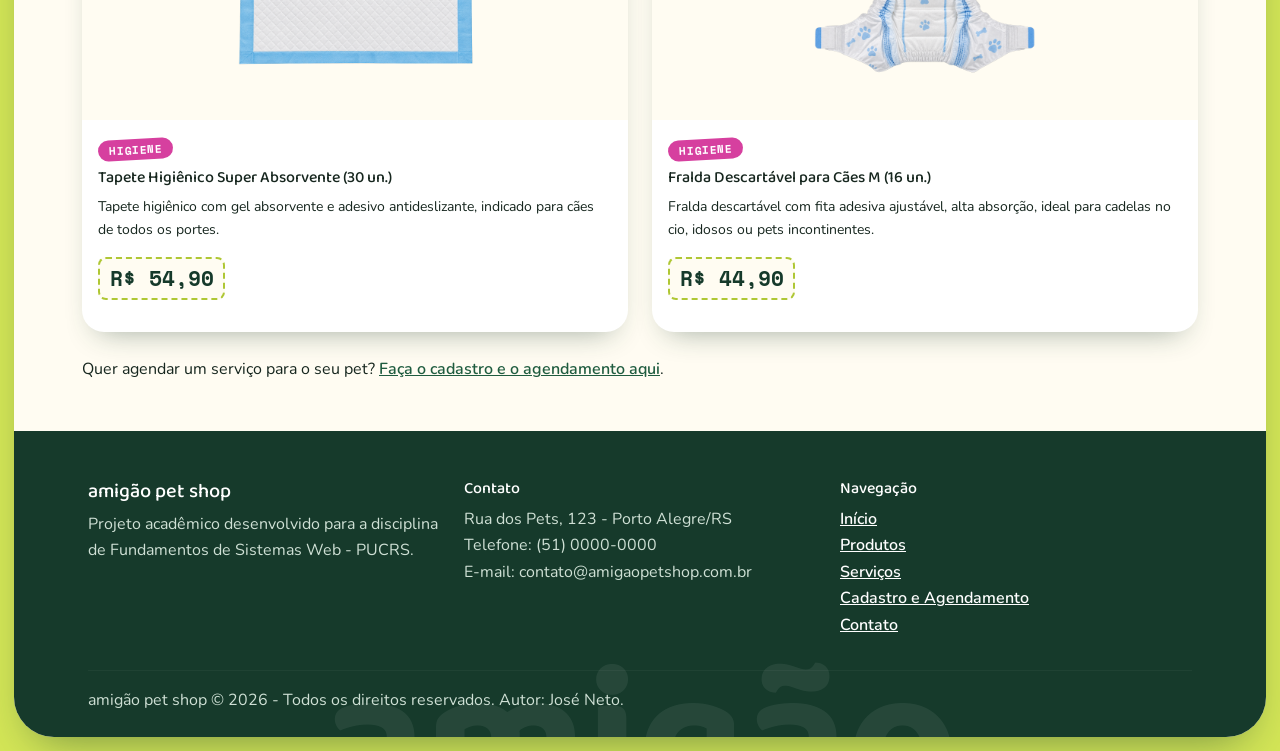
<file: produtos.html>
<!DOCTYPE html>
<html lang="pt-BR">
<head>
    <meta charset="UTF-8">
    <meta name="viewport" content="width=device-width, initial-scale=1">
    <title>amigão pet shop - Produtos</title>
    <meta name="description" content="Produtos do amigão pet shop: acessórios, rações não perecíveis e itens de higiene e limpeza.">

    <link rel="preconnect" href="https://fonts.googleapis.com">
    <link href="https://fonts.googleapis.com/css2?family=Baloo+2:wght@500;600;700;800&family=Nunito:wght@400;600;700;800&family=Space+Mono:wght@400;700&display=swap" rel="stylesheet">
    <link href="https://cdn.jsdelivr.net/npm/bootstrap@5.3.3/dist/css/bootstrap.min.css" rel="stylesheet">
    <link href="css/estilo.css" rel="stylesheet">
</head>
<body>

<a class="skip-link" href="#conteudo-principal">Pular para o conteúdo principal</a>

<div class="moldura">

<div id="faixa-status" class="faixa-status" role="status" aria-live="polite">
    Carregando horário de funcionamento...
</div>

<header>
    <nav class="navbar navbar-expand-md navbar-petshop" aria-label="Menu principal">
        <div class="container">
            <a class="navbar-brand" href="index.html">
                <img src="assets/img/amigao-logo.png" alt="amigão pet shop" height="44">
            </a>
            <button class="navbar-toggler" type="button" data-bs-toggle="collapse" data-bs-target="#menuPrincipal" aria-controls="menuPrincipal" aria-expanded="false" aria-label="Abrir menu de navegação">
                <span class="navbar-toggler-icon"></span>
            </button>
            <div class="collapse navbar-collapse" id="menuPrincipal">
                <ul class="navbar-nav ms-auto">
                    <li class="nav-item"><a class="nav-link" href="index.html">Início</a></li>
                    <li class="nav-item"><a class="nav-link" href="produtos.html">Produtos</a></li>
                    <li class="nav-item"><a class="nav-link" href="servicos.html">Serviços</a></li>
                    <li class="nav-item"><a class="nav-link" href="cadastro.html">Cadastro e Agendamento</a></li>
                    <li class="nav-item"><a class="nav-link" href="contato.html">Contato</a></li>
                </ul>
            </div>
        </div>
    </nav>
</header>

<main id="conteudo-principal" class="container my-5">
    <h1>Nossos Produtos</h1>
    <p class="lead">Pelo menos dois produtos de cada categoria: acessórios, rações não perecíveis e produtos de higiene e limpeza.</p>

    <!-- Categoria: Acessórios -->
    <section class="mb-5" aria-labelledby="titulo-acessorios">
        <h2 id="titulo-acessorios" class="h3 mb-3">Acessórios</h2>
        <div class="row g-4">
            <div class="col-sm-6 col-lg-6">
                <article class="card-petshop">
                    <img src="assets/img/produto-coleira.png" alt="Coleira Ajustável Confort, na cor azul, para cães de pequeno e médio porte">
                    <div class="p-3">
                        <span class="badge badge-categoria mb-2">Acessório</span>
                        <h3 class="h6">Coleira Ajustável Confort</h3>
                        <p class="small">Coleira em nylon resistente, ajustável, indicada para cães de pequeno e médio porte. Disponível em várias cores.</p>
                        <p class="preco">R$ 39,90</p>
                    </div>
                </article>
            </div>
            <div class="col-sm-6 col-lg-6">
                <article class="card-petshop">
                    <img src="assets/img/produto-cama.png" alt="Cama Pet Redonda Soft, acolchoada, na cor rosa">
                    <div class="p-3">
                        <span class="badge badge-categoria mb-2">Acessório</span>
                        <h3 class="h6">Cama Pet Redonda Soft</h3>
                        <p class="small">Cama redonda acolchoada, tecido macio e antiderrapante, ideal para cães e gatos de todos os tamanhos.</p>
                        <p class="preco">R$ 89,90</p>
                    </div>
                </article>
            </div>
        </div>
    </section>

    <!-- Categoria: Rações não perecíveis -->
    <section class="mb-5" aria-labelledby="titulo-racoes">
        <h2 id="titulo-racoes" class="h3 mb-3">Rações não perecíveis</h2>
        <div class="row g-4">
            <div class="col-sm-6 col-lg-6">
                <article class="card-petshop">
                    <img src="assets/img/produto-racao-golden.png" alt="Pacote de Ração Golden Fórmula Adulto de 15 quilos">
                    <div class="p-3">
                        <span class="badge badge-categoria mb-2">Ração</span>
                        <h3 class="h6">Ração Golden Fórmula Adulto 15kg</h3>
                        <p class="small">Ração completa para cães adultos de raças médias e grandes, rica em proteínas e nutrientes essenciais.</p>
                        <p class="preco">R$ 159,90</p>
                    </div>
                </article>
            </div>
            <div class="col-sm-6 col-lg-6">
                <article class="card-petshop">
                    <img src="assets/img/produto-racao-premier.png" alt="Pacote de Ração Premier Pet para gatos castrados de 10 quilos">
                    <div class="p-3">
                        <span class="badge badge-categoria mb-2">Ração</span>
                        <h3 class="h6">Ração Premier Pet Gatos Castrados 10kg</h3>
                        <p class="small">Ração formulada especialmente para gatos castrados, auxiliando no controle de peso e saúde urinária.</p>
                        <p class="preco">R$ 134,90</p>
                    </div>
                </article>
            </div>
        </div>
    </section>

    <!-- Categoria: Higiene e limpeza -->
    <section class="mb-3" aria-labelledby="titulo-higiene">
        <h2 id="titulo-higiene" class="h3 mb-3">Produtos de higiene e limpeza</h2>
        <div class="row g-4">
            <div class="col-sm-6 col-lg-6">
                <article class="card-petshop">
                    <img src="assets/img/produto-tapete.png" alt="Pacote de Tapete Higiênico Super Absorvente com 30 unidades">
                    <div class="p-3">
                        <span class="badge badge-categoria mb-2">Higiene</span>
                        <h3 class="h6">Tapete Higiênico Super Absorvente (30 un.)</h3>
                        <p class="small">Tapete higiênico com gel absorvente e adesivo antideslizante, indicado para cães de todos os portes.</p>
                        <p class="preco">R$ 54,90</p>
                    </div>
                </article>
            </div>
            <div class="col-sm-6 col-lg-6">
                <article class="card-petshop">
                    <img src="assets/img/produto-fralda.png" alt="Pacote de Fralda Descartável para cães, tamanho M, com 16 unidades">
                    <div class="p-3">
                        <span class="badge badge-categoria mb-2">Higiene</span>
                        <h3 class="h6">Fralda Descartável para Cães M (16 un.)</h3>
                        <p class="small">Fralda descartável com fita adesiva ajustável, alta absorção, ideal para cadelas no cio, idosos ou pets incontinentes.</p>
                        <p class="preco">R$ 44,90</p>
                    </div>
                </article>
            </div>
        </div>
    </section>

    <p class="mt-4">Quer agendar um serviço para o seu pet? <a href="cadastro.html">Faça o cadastro e o agendamento aqui</a>.</p>
</main>

<footer class="rodape-petshop">
    <span class="marca-dagua" aria-hidden="true">amigão</span>
    <div class="container-fluid px-4 px-lg-5 rodape-conteudo">
        <div class="row g-4">
            <div class="col-md-4">
                <h2 class="h5 text-white">amigão pet shop</h2>
                <p>Projeto acadêmico desenvolvido para a disciplina de Fundamentos de Sistemas Web - PUCRS.</p>
            </div>
            <div class="col-md-4">
                <h2 class="h6 text-white">Contato</h2>
                <p>
                    Rua dos Pets, 123 - Porto Alegre/RS<br>
                    Telefone: (51) 0000-0000<br>
                    E-mail: contato@amigaopetshop.com.br
                </p>
            </div>
            <div class="col-md-4">
                <h2 class="h6 text-white">Navegação</h2>
                <nav aria-label="Links do rodapé">
                    <ul class="list-unstyled">
                        <li><a href="index.html">Início</a></li>
                        <li><a href="produtos.html">Produtos</a></li>
                        <li><a href="servicos.html">Serviços</a></li>
                        <li><a href="cadastro.html">Cadastro e Agendamento</a></li>
                        <li><a href="contato.html">Contato</a></li>
                    </ul>
                </nav>
            </div>
        </div>
        <hr>
        <p class="mb-0">amigão pet shop &copy; <span id="ano-atual">2026</span> - Todos os direitos reservados. Autor: José Neto.</p>
    </div>
</footer>

</div><!-- /.moldura -->

<button id="botao-topo" aria-label="Voltar ao topo da página">&uarr;</button>

<script src="https://cdn.jsdelivr.net/npm/bootstrap@5.3.3/dist/js/bootstrap.bundle.min.js"></script>
<script src="js/script.js"></script>
</body>
</html>
</file>
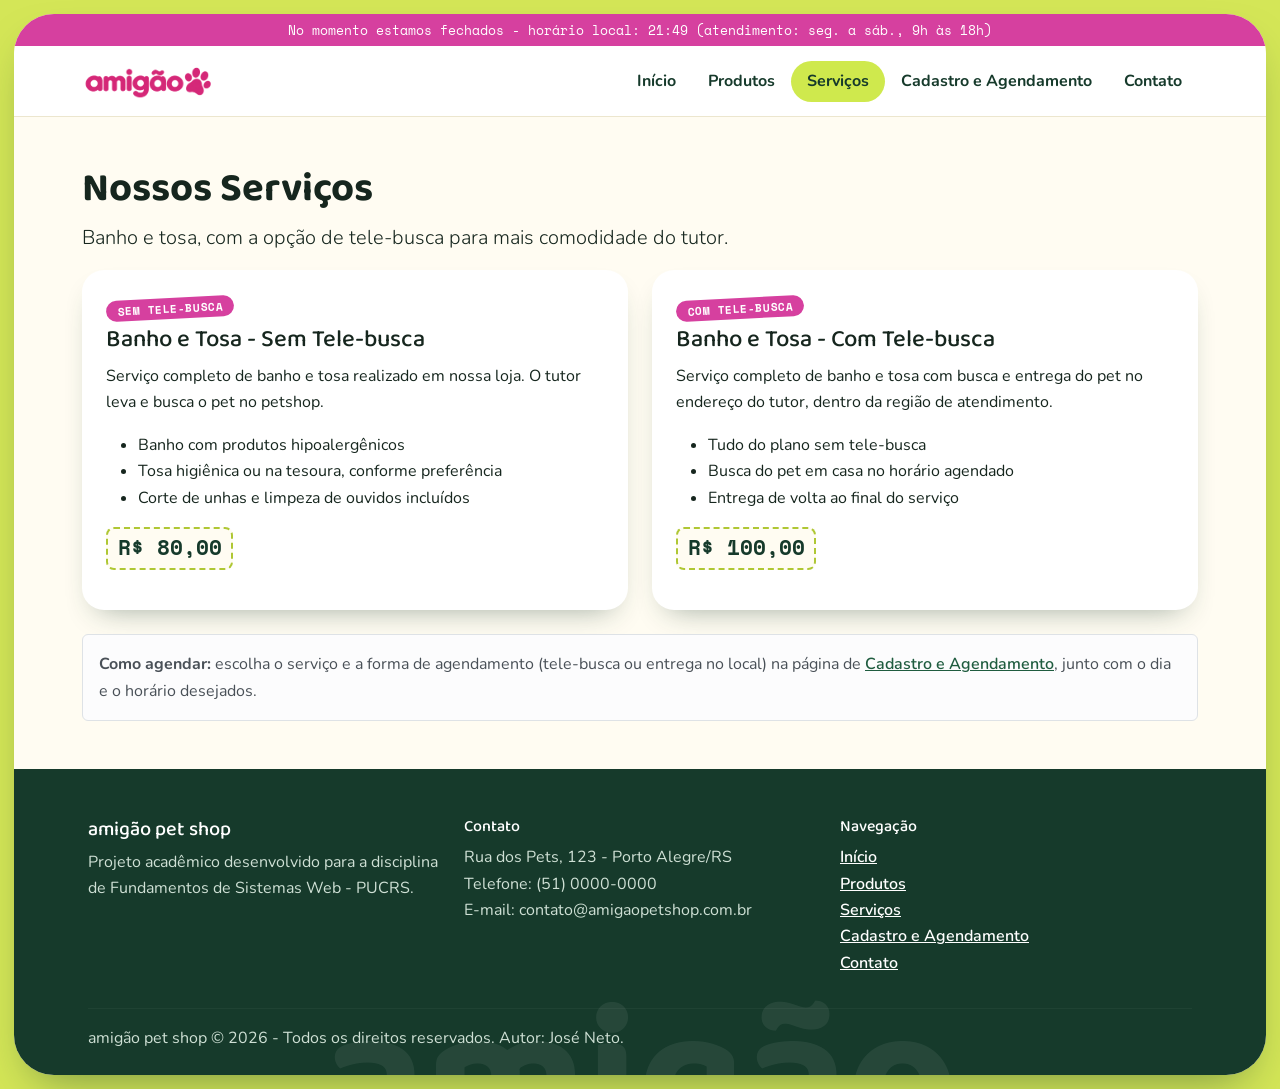
<file: servicos.html>
<!DOCTYPE html>
<html lang="pt-BR">
<head>
    <meta charset="UTF-8">
    <meta name="viewport" content="width=device-width, initial-scale=1">
    <title>amigão pet shop - Serviços</title>
    <meta name="description" content="Serviços de banho e tosa do amigão pet shop, com ou sem tele-busca.">

    <link rel="preconnect" href="https://fonts.googleapis.com">
    <link href="https://fonts.googleapis.com/css2?family=Baloo+2:wght@500;600;700;800&family=Nunito:wght@400;600;700;800&family=Space+Mono:wght@400;700&display=swap" rel="stylesheet">
    <link href="https://cdn.jsdelivr.net/npm/bootstrap@5.3.3/dist/css/bootstrap.min.css" rel="stylesheet">
    <link href="css/estilo.css" rel="stylesheet">
</head>
<body>

<a class="skip-link" href="#conteudo-principal">Pular para o conteúdo principal</a>

<div class="moldura">

<div id="faixa-status" class="faixa-status" role="status" aria-live="polite">
    Carregando horário de funcionamento...
</div>

<header>
    <nav class="navbar navbar-expand-md navbar-petshop" aria-label="Menu principal">
        <div class="container">
            <a class="navbar-brand" href="index.html">
                <img src="assets/img/amigao-logo.png" alt="amigão pet shop" height="44">
            </a>
            <button class="navbar-toggler" type="button" data-bs-toggle="collapse" data-bs-target="#menuPrincipal" aria-controls="menuPrincipal" aria-expanded="false" aria-label="Abrir menu de navegação">
                <span class="navbar-toggler-icon"></span>
            </button>
            <div class="collapse navbar-collapse" id="menuPrincipal">
                <ul class="navbar-nav ms-auto">
                    <li class="nav-item"><a class="nav-link" href="index.html">Início</a></li>
                    <li class="nav-item"><a class="nav-link" href="produtos.html">Produtos</a></li>
                    <li class="nav-item"><a class="nav-link" href="servicos.html">Serviços</a></li>
                    <li class="nav-item"><a class="nav-link" href="cadastro.html">Cadastro e Agendamento</a></li>
                    <li class="nav-item"><a class="nav-link" href="contato.html">Contato</a></li>
                </ul>
            </div>
        </div>
    </nav>
</header>

<main id="conteudo-principal" class="container my-5">
    <h1>Nossos Serviços</h1>
    <p class="lead">Banho e tosa, com a opção de tele-busca para mais comodidade do tutor.</p>

    <div class="row g-4">
        <div class="col-md-6">
            <article class="card-petshop p-4">
                <span class="badge badge-categoria mb-2">Sem tele-busca</span>
                <h2 class="h4">Banho e Tosa - Sem Tele-busca</h2>
                <p>Serviço completo de banho e tosa realizado em nossa loja. O tutor leva e busca o pet no petshop.</p>
                <ul>
                    <li>Banho com produtos hipoalergênicos</li>
                    <li>Tosa higiênica ou na tesoura, conforme preferência</li>
                    <li>Corte de unhas e limpeza de ouvidos incluídos</li>
                </ul>
                <p class="preco">R$ 80,00</p>
            </article>
        </div>
        <div class="col-md-6">
            <article class="card-petshop p-4">
                <span class="badge badge-categoria mb-2">Com tele-busca</span>
                <h2 class="h4">Banho e Tosa - Com Tele-busca</h2>
                <p>Serviço completo de banho e tosa com busca e entrega do pet no endereço do tutor, dentro da região de atendimento.</p>
                <ul>
                    <li>Tudo do plano sem tele-busca</li>
                    <li>Busca do pet em casa no horário agendado</li>
                    <li>Entrega de volta ao final do serviço</li>
                </ul>
                <p class="preco">R$ 100,00</p>
            </article>
        </div>
    </div>

    <div class="alert alert-light border mt-4" role="note">
        <strong>Como agendar:</strong> escolha o serviço e a forma de agendamento (tele-busca ou entrega no local) na
        página de <a href="cadastro.html">Cadastro e Agendamento</a>, junto com o dia e o horário desejados.
    </div>
</main>

<footer class="rodape-petshop">
    <span class="marca-dagua" aria-hidden="true">amigão</span>
    <div class="container-fluid px-4 px-lg-5 rodape-conteudo">
        <div class="row g-4">
            <div class="col-md-4">
                <h2 class="h5 text-white">amigão pet shop</h2>
                <p>Projeto acadêmico desenvolvido para a disciplina de Fundamentos de Sistemas Web - PUCRS.</p>
            </div>
            <div class="col-md-4">
                <h2 class="h6 text-white">Contato</h2>
                <p>
                    Rua dos Pets, 123 - Porto Alegre/RS<br>
                    Telefone: (51) 0000-0000<br>
                    E-mail: contato@amigaopetshop.com.br
                </p>
            </div>
            <div class="col-md-4">
                <h2 class="h6 text-white">Navegação</h2>
                <nav aria-label="Links do rodapé">
                    <ul class="list-unstyled">
                        <li><a href="index.html">Início</a></li>
                        <li><a href="produtos.html">Produtos</a></li>
                        <li><a href="servicos.html">Serviços</a></li>
                        <li><a href="cadastro.html">Cadastro e Agendamento</a></li>
                        <li><a href="contato.html">Contato</a></li>
                    </ul>
                </nav>
            </div>
        </div>
        <hr>
        <p class="mb-0">amigão pet shop &copy; <span id="ano-atual">2026</span> - Todos os direitos reservados. Autor: José Neto.</p>
    </div>
</footer>

</div><!-- /.moldura -->

<button id="botao-topo" aria-label="Voltar ao topo da página">&uarr;</button>

<script src="https://cdn.jsdelivr.net/npm/bootstrap@5.3.3/dist/js/bootstrap.bundle.min.js"></script>
<script src="js/script.js"></script>
</body>
</html>
</file>
<file: css/estilo.css>
/* =========================================================================
   AMIGÃO PET SHOP - estilo.css
   Fase 2 - identidade visual própria (não usa o tema padrão do Bootstrap).
   Conceito: a página inteira fica dentro de uma "moldura" verde-limão vibrante,
   com o conteúdo em um cartão creme de cantos bem arredondados por cima -
   tipografia gigante e grossa, anéis de porcentagem, etiquetas giradas tipo
   "sticker" e um rodapé verde-escuro com marca d'água em contorno.
   O Bootstrap é usado só para grid, componentes (carrossel, formulários,
   navbar) e responsividade.
   ========================================================================= */

/* -------------------------------------------------------------------------
   1. TOKENS DE DESIGN (paleta, tipografia, espaçamento)
   ------------------------------------------------------------------------- */
:root {
    /* Paleta: moldura externa verde-limão vibrante, cartão interno creme,
       verde-mata escuro para texto/marca, rosa-chiclete e laranja como
       acentos lúdicos, magenta como cor de call-to-action. */
    --cor-moldura: #D4E657;        /* verde-limão vibrante - fundo externo da página */
    --cor-fundo: #FFFCF2;          /* creme - fundo do cartão principal do site */
    --cor-superficie: #FFFFFF;
    --cor-primaria: #163A2B;       /* verde-mata bem escuro - texto, logo, títulos */
    --cor-primaria-clara: #1F5C3F;
    --cor-limao: #CFE94D;          /* verde-limão - cartões/etiquetas */
    --cor-limao-escuro: #AFC734;
    --cor-rosa: #F7C6E0;           /* rosa-chiclete claro - cartões, blobs */
    --cor-rosa-forte: #D6409F;     /* magenta - CTAs e destaques fortes */
    --cor-laranja: #F5A94E;        /* laranja - terceiro acento (cartões, anéis) */
    --cor-texto: #16261E;          /* quase-preto esverdeado - corpo de texto */
    --cor-texto-suave: #52685C;
    --cor-borda: #ECE6CE;

    /* Tipografia: título bem grosso e arredondado (efeito "cartaz"), texto
       arredondado para leitura, e uma monoespaçada só para preços/dados. */
    --fonte-titulo: 'Baloo 2', 'Segoe UI', sans-serif;
    --fonte-texto: 'Nunito', 'Segoe UI', sans-serif;
    --fonte-dado: 'Space Mono', monospace;

    --raio: 22px;
    --raio-grande: 40px;
    --raio-pill: 999px;
    --sombra: 0 14px 30px -16px rgba(22, 58, 43, 0.45);
}

/* -------------------------------------------------------------------------
   2. BASE E MOLDURA DA PÁGINA
   ------------------------------------------------------------------------- */
html, body {
    background-color: var(--cor-moldura);
}

body {
    color: var(--cor-texto);
    font-family: var(--fonte-texto);
    line-height: 1.65;
    padding: 14px;
}

/* A "moldura": todo o conteúdo do site (header + main + footer) fica dentro
   deste cartão creme de cantos bem arredondados, flutuando sobre o fundo
   verde-limão da página - o elemento de assinatura visual do projeto. */
.moldura {
    background-color: var(--cor-fundo);
    border-radius: var(--raio-grande);
    overflow: hidden;
    box-shadow: 0 20px 45px -20px rgba(22, 58, 43, 0.55);
    max-width: 1320px;
    margin: 0 auto;
}

h1, h2, h3, h4, h5, .navbar-brand, .btn {
    font-family: var(--fonte-titulo);
    font-weight: 700;
}

a {
    color: var(--cor-primaria-clara);
    font-weight: 600;
}

a:hover {
    color: var(--cor-rosa-forte);
}

/* Requisito de acessibilidade: foco visível em qualquer elemento navegável
   por teclado (não removemos o outline padrão, apenas o reforçamos). */
a:focus-visible,
button:focus-visible,
input:focus-visible,
select:focus-visible,
textarea:focus-visible,
.btn:focus-visible {
    outline: 3px solid var(--cor-rosa-forte);
    outline-offset: 3px;
}

/* Link "pular para o conteúdo" - fica escondido até receber foco via Tab,
   ajuda quem navega por teclado/leitor de tela a pular o menu repetido. */
.skip-link {
    position: absolute;
    left: -999px;
    top: 0;
    background: var(--cor-rosa-forte);
    color: #FFFFFF;
    padding: .75rem 1.25rem;
    z-index: 2000;
    border-radius: 0 0 var(--raio) 0;
    font-weight: 700;
    text-decoration: none;
}

.skip-link:focus {
    left: 14px;
}

/* -------------------------------------------------------------------------
   3. CABEÇALHO / NAVBAR (estilo claro, como uma barra de app)
   ------------------------------------------------------------------------- */
.navbar-petshop {
    background-color: var(--cor-superficie);
    border-bottom: 1px solid var(--cor-borda);
}

.navbar-petshop .navbar-brand {
    color: var(--cor-primaria);
    font-size: 1.6rem;
    display: flex;
    align-items: center;
    gap: .5rem;
}

.navbar-petshop .nav-link {
    color: var(--cor-primaria);
    font-weight: 700;
    border-radius: var(--raio-pill);
    padding: .45rem 1rem !important;
    transition: background-color .15s ease, color .15s ease;
}

.navbar-petshop .nav-link.active {
    background-color: var(--cor-limao);
    color: var(--cor-primaria);
}

.navbar-petshop .nav-link:hover {
    background-color: var(--cor-fundo);
}

.navbar-petshop .navbar-toggler {
    border-color: var(--cor-borda);
}

/* Faixa de status "aberto agora" preenchida via JavaScript (script.js) */
.faixa-status {
    background-color: var(--cor-primaria);
    color: #FFFFFF;
    font-family: var(--fonte-dado);
    font-size: .8rem;
    text-align: center;
    padding: .35rem .5rem;
}

.faixa-status.fechado {
    background-color: var(--cor-rosa-forte);
}

/* -------------------------------------------------------------------------
   4. HERO (título gigante em estilo cartaz + faixa de agendamento rápido)
   ------------------------------------------------------------------------- */
.hero {
    background:
        linear-gradient(rgba(22,58,43,.5), rgba(22,58,43,.68)),
        radial-gradient(ellipse at center, rgba(22,58,43,.25) 0%, rgba(22,58,43,.6) 75%),
        var(--cor-limao) url('../assets/img/hero-banner.jpg') center/cover no-repeat;
    color: #FFFFFF;
    padding: 4.5rem 0 3.5rem;
    position: relative;
    overflow: hidden;
    min-height: 420px;
    display: flex;
    align-items: center;
}

@media (max-width: 576px) {
    .hero {
        padding: 2.25rem 0 1.75rem;
        min-height: 300px;
    }
}

.hero h1 {
    font-size: clamp(2.4rem, 6vw, 4.6rem);
    line-height: .98;
    text-transform: uppercase;
    letter-spacing: -.01em;
    color: #FFFFFF;
    text-shadow: 0 2px 18px rgba(0,0,0,.25);
}

.hero .lead {
    max-width: 40ch;
    color: #F3F7F1;
}

.blob-decorativo {
    position: absolute;
    border-radius: 50%;
    opacity: .5;
}

/* Faixa "agendamento rápido", em estilo barra de busca, sobrepondo o hero */
.faixa-agendamento {
    background-color: var(--cor-fundo);
    border-radius: var(--raio-grande);
    box-shadow: var(--sombra);
    padding: 1.25rem;
    margin-top: -2.75rem;
    position: relative;
    z-index: 5;
}

.faixa-agendamento .campo-resumo {
    padding: .4rem .9rem;
}

.faixa-agendamento .campo-resumo .rotulo {
    font-family: var(--fonte-dado);
    font-size: .68rem;
    text-transform: uppercase;
    letter-spacing: .04em;
    color: var(--cor-texto-suave);
    display: block;
}

.faixa-agendamento .campo-resumo .valor {
    font-weight: 700;
    color: var(--cor-primaria);
}

.btn-agendamento-rapido {
    background-color: var(--cor-rosa-forte);
    color: #FFFFFF;
    border: none;
    width: 3.2rem;
    height: 3.2rem;
    border-radius: 50%;
    display: inline-flex;
    align-items: center;
    justify-content: center;
    font-size: 1.2rem;
    flex-shrink: 0;
}

.btn-agendamento-rapido:hover {
    background-color: var(--cor-primaria);
    color: #FFFFFF;
}

#carrossel-petshop {
    border-radius: var(--raio);
    overflow: hidden;
    box-shadow: var(--sombra);
    border: 4px solid var(--cor-superficie);
}

/* Altura garantida para as imagens do carrossel em qualquer largura de
   tela - sem isso, no celular a imagem ficava baixinha demais e a legenda
   não cabia, vazando por cima da foto. */
#carrossel-petshop .carousel-item img {
    height: 420px;
    object-fit: cover;
}

@media (max-width: 576px) {
    #carrossel-petshop .carousel-item img {
        height: 260px;
    }
}

/* Overlay (degradê escuro) na parte de baixo de cada slide, para as
   legendas ficarem legíveis independentemente do conteúdo da foto. */
#carrossel-petshop .carousel-item::after {
    content: "";
    position: absolute;
    left: 0;
    right: 0;
    bottom: 0;
    height: 60%;
    background: linear-gradient(to top, rgba(22,58,43,.9) 0%, rgba(22,58,43,.55) 60%, rgba(22,58,43,0) 100%);
    pointer-events: none;
    z-index: 1;
}

#carrossel-petshop .carousel-caption {
    background: transparent;
    padding: 1rem 1.5rem 1.5rem;
    bottom: 2rem;
    text-align: center;
    left: 0;
    right: 0;
    z-index: 2;
}

@media (max-width: 576px) {
    #carrossel-petshop .carousel-caption {
        padding: .5rem .75rem .9rem;
        bottom: 1.5rem;
    }

    #carrossel-petshop .carousel-caption h2 {
        font-size: 1.05rem;
        margin-bottom: .2rem;
    }

    #carrossel-petshop .carousel-caption p {
        font-size: .78rem;
        margin-bottom: 0;
        line-height: 1.25;
    }

    #carrossel-petshop .carousel-indicators {
        margin-bottom: .25rem;
    }
}

/* -------------------------------------------------------------------------
   5. ANÉIS DE PORCENTAGEM (CSS puro, via conic-gradient)
   ------------------------------------------------------------------------- */
.cartao-estatistica {
    border-radius: var(--raio-grande);
    padding: 1.75rem;
    height: 100%;
    position: relative;
    overflow: hidden;
    display: flex;
    align-items: center;
    gap: 1.25rem;
    text-align: left;
    transition: transform .2s ease, box-shadow .2s ease;
}

.cartao-estatistica:hover,
.cartao-estatistica:focus-within {
    transform: translateY(-6px);
    box-shadow: 0 18px 32px -14px rgba(22, 58, 43, 0.45);
}

.cartao-estatistica:hover .anel-percentual,
.cartao-estatistica:focus-within .anel-percentual {
    transform: scale(1.08);
}

.cartao-estatistica .conteudo-estatistica {
    flex: 1;
}

.cartao-estatistica.tom-rosa { background-color: var(--cor-rosa); }
.cartao-estatistica.tom-limao { background-color: var(--cor-limao); }
.cartao-estatistica.tom-laranja { background-color: #FBDDB3; }

.anel-percentual {
    --cor-anel: var(--cor-rosa-forte);
    --valor: 50;
    width: 110px;
    height: 110px;
    flex-shrink: 0;
    border-radius: 50%;
    background: conic-gradient(var(--cor-anel) calc(var(--valor) * 1%), rgba(22,58,43,.12) 0);
    display: flex;
    align-items: center;
    transition: transform .2s ease;
    justify-content: center;
}

.anel-percentual::before {
    content: "";
    position: absolute;
}

.anel-percentual .miolo {
    width: 82px;
    height: 82px;
    border-radius: 50%;
    background-color: var(--cor-fundo);
    display: flex;
    align-items: center;
    justify-content: center;
    font-family: var(--fonte-titulo);
    font-size: 1.35rem;
    color: var(--cor-primaria);
}

.blob-canto {
    position: absolute;
    border-radius: 50%;
    opacity: .55;
}

/* -------------------------------------------------------------------------
   6. SEÇÃO "FOTO + ETIQUETA GIRADA" (destaque institucional)
   ------------------------------------------------------------------------- */
.secao-destaque {
    background-color: var(--cor-rosa);
    border-radius: var(--raio-grande);
    padding: 2.5rem;
    position: relative;
    overflow: hidden;
}

.foto-com-etiqueta {
    position: relative;
    display: inline-block;
    width: 100%;
}

.foto-com-etiqueta img {
    width: 100%;
    max-height: 400px;
    object-fit: cover;
    object-position: center 12%;
    border-radius: var(--raio);
    box-shadow: var(--sombra);
}

.etiqueta-girada {
    position: absolute;
    top: -16px;
    right: -16px;
    background-color: var(--cor-primaria);
    color: #FFFFFF;
    font-family: var(--fonte-titulo);
    font-size: .95rem;
    text-align: center;
    padding: .7rem 1rem;
    border-radius: 14px;
    transform: rotate(9deg);
    box-shadow: var(--sombra);
}

/* -------------------------------------------------------------------------
   7. TIRA DE FOTOS (mosaico antes do rodapé)
   ------------------------------------------------------------------------- */
.tira-fotos {
    width: 100%;
    aspect-ratio: 1 / 1;
    object-fit: cover;
    border-radius: var(--raio);
}

/* -------------------------------------------------------------------------
   8. CARTÕES (produtos, serviços) - com etiqueta "sticker"
   ------------------------------------------------------------------------- */
.card-petshop {
    background-color: var(--cor-superficie);
    border: none;
    border-radius: var(--raio);
    box-shadow: var(--sombra);
    height: 100%;
    position: relative;
    transition: transform .18s ease, box-shadow .18s ease;
}

.card-petshop:hover {
    transform: translateY(-5px) rotate(-1deg);
    box-shadow: 0 20px 34px -16px rgba(22, 58, 43, 0.5);
}

.card-petshop img {
    border-radius: var(--raio) var(--raio) 0 0;
    width: 100%;
    height: 260px;
    object-fit: contain;
    background-color: var(--cor-fundo);
    padding: 1rem;
    box-sizing: border-box;
}

.badge-categoria {
    background-color: var(--cor-rosa-forte);
    color: #FFFFFF;
    font-family: var(--fonte-dado);
    font-size: .7rem;
    text-transform: uppercase;
    letter-spacing: .05em;
    border-radius: var(--raio-pill);
    padding: .3rem .7rem;
    display: inline-block;
    transform: rotate(-3deg);
}

.preco {
    font-family: var(--fonte-dado);
    font-size: 1.3rem;
    color: var(--cor-primaria);
    font-weight: 700;
    background-color: var(--cor-fundo);
    display: inline-block;
    padding: .15rem .6rem;
    border-radius: 8px;
    border: 2px dashed var(--cor-limao-escuro);
}

.btn-petshop {
    background-color: var(--cor-rosa-forte);
    border-color: var(--cor-rosa-forte);
    color: #FFFFFF;
    font-weight: 800;
    border-radius: var(--raio-pill);
    padding: .65rem 1.7rem;
}

.btn-petshop:hover {
    background-color: var(--cor-primaria);
    border-color: var(--cor-primaria);
    color: #FFFFFF;
}

.btn-petshop-outline {
    background-color: transparent;
    border: 2px solid var(--cor-primaria);
    color: var(--cor-primaria);
    font-weight: 800;
    border-radius: var(--raio-pill);
    padding: .6rem 1.6rem;
}

.btn-petshop-outline:hover {
    background-color: var(--cor-primaria);
    color: #FFFFFF;
}

/* -------------------------------------------------------------------------
   9. FORMULÁRIO DE CADASTRO (cliente + pet + agendamento)
   ------------------------------------------------------------------------- */
.etapa-form {
    background-color: var(--cor-superficie);
    border: none;
    border-top: 6px solid var(--cor-rosa-forte);
    border-radius: var(--raio);
    box-shadow: var(--sombra);
    padding: 1.75rem;
    margin-bottom: 2rem;
}

.etapa-form legend {
    font-family: var(--fonte-titulo);
    color: var(--cor-primaria);
    font-size: 1.35rem;
    display: flex;
    align-items: center;
    gap: .6rem;
}

.numero-etapa {
    background-color: var(--cor-limao);
    color: var(--cor-primaria);
    font-family: var(--fonte-dado);
    width: 2.1rem;
    height: 2.1rem;
    border-radius: 50%;
    display: inline-flex;
    align-items: center;
    justify-content: center;
    font-size: 1rem;
}

.form-label {
    font-weight: 700;
    color: var(--cor-texto);
}

.form-control,
.form-select {
    border-radius: 12px;
    border: 2px solid var(--cor-borda);
}

.form-control:focus,
.form-select:focus {
    border-color: var(--cor-primaria-clara);
    box-shadow: 0 0 0 .2rem rgba(31, 92, 63, .2);
}

#painel-endereco-busca {
    background-color: var(--cor-fundo);
    border: 2px dashed var(--cor-primaria-clara);
    border-radius: var(--raio);
    padding: 1rem;
}

/* Mensagem de status enviada ao formulário (região aria-live, ver JS) */
#mensagem-envio {
    border-radius: var(--raio);
}

/* -------------------------------------------------------------------------
   10. RODAPÉ (verde-escuro, com texto gigante em contorno ao fundo)
   ------------------------------------------------------------------------- */
footer.rodape-petshop {
    background-color: var(--cor-primaria);
    color: #CFE0D5;
    padding: 3rem 0 1.5rem;
    position: relative;
    overflow: hidden;
}

footer.rodape-petshop .marca-dagua {
    position: absolute;
    bottom: -6.5rem;
    left: 50%;
    transform: translateX(-50%);
    font-family: var(--fonte-titulo);
    font-size: clamp(5rem, 18vw, 12rem);
    font-weight: 700;
    color: rgba(255, 255, 255, 0.07);
    white-space: nowrap;
    pointer-events: none;
    line-height: 1;
}

footer.rodape-petshop .rodape-conteudo {
    position: relative;
    z-index: 2;
    max-width: 1200px;
    margin-left: auto;
    margin-right: auto;
}

footer.rodape-petshop a {
    color: #FFFFFF;
}

footer.rodape-petshop hr {
    border-color: rgba(255,255,255,.15);
}

/* Botão "voltar ao topo" criado via JavaScript */
#botao-topo {
    position: fixed;
    right: 1.5rem;
    bottom: 1.5rem;
    display: none;
    background-color: var(--cor-rosa-forte);
    color: #FFFFFF;
    border: none;
    border-radius: 50%;
    width: 3.1rem;
    height: 3.1rem;
    font-size: 1.3rem;
    box-shadow: var(--sombra);
    z-index: 1500;
}

/* -------------------------------------------------------------------------
   11. RESPEITA "PREFERS REDUCED MOTION" (acessibilidade / conforto)
   ------------------------------------------------------------------------- */
@media (prefers-reduced-motion: reduce) {
    * {
        animation-duration: .001ms !important;
        transition-duration: .001ms !important;
    }
}

/* -------------------------------------------------------------------------
   12. AJUSTES RESPONSIVOS DA MOLDURA EM TELAS PEQUENAS
   ------------------------------------------------------------------------- */
@media (max-width: 576px) {
    body {
        padding: 6px;
    }
    .moldura {
        border-radius: var(--raio);
    }
    .faixa-agendamento {
        margin-top: 1rem;
    }
}
</file>
